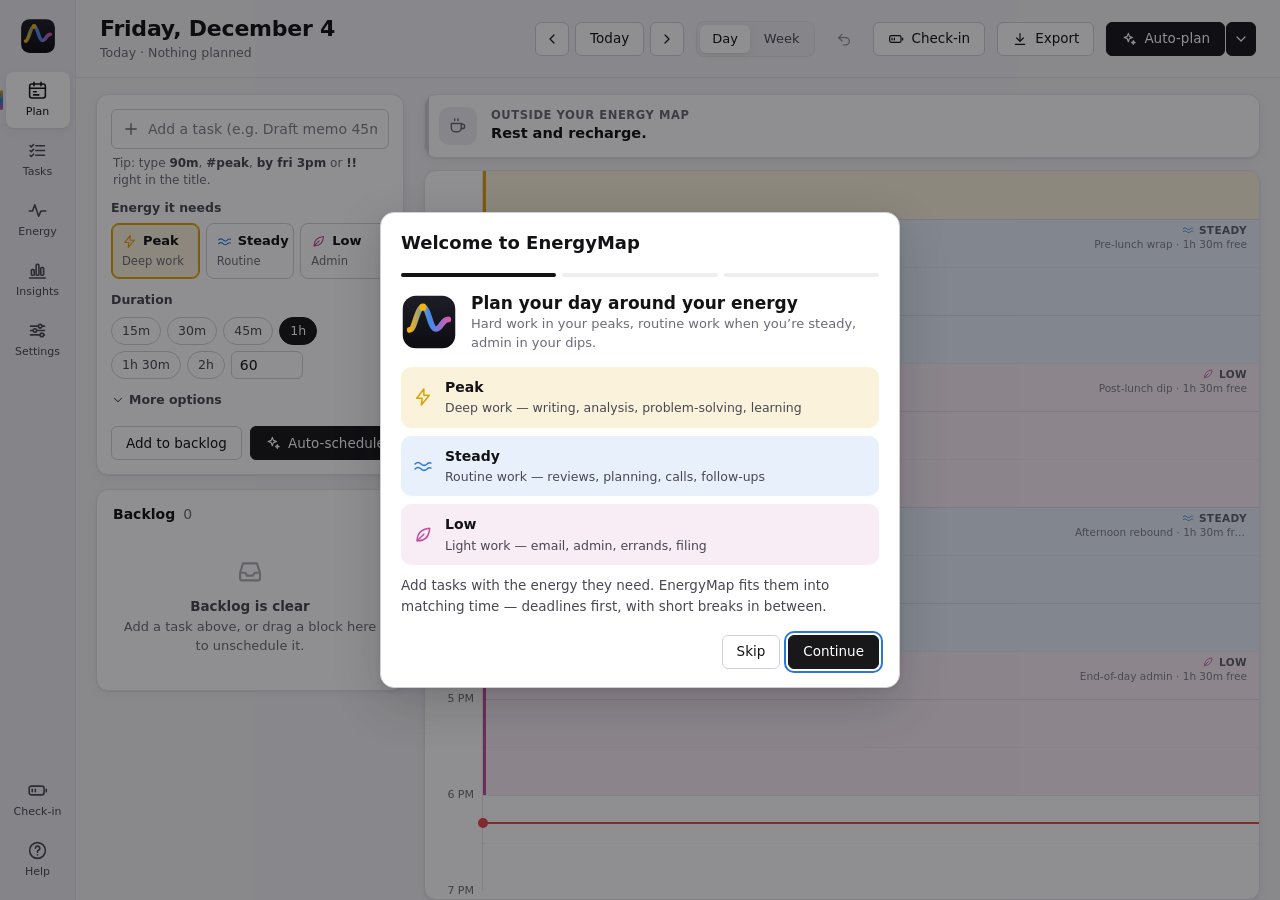
<file: index.html>
<!DOCTYPE html>
<html lang="en" dir="ltr">
<head>
  <meta charset="utf-8">
  <meta name="viewport" content="width=device-width, initial-scale=1, viewport-fit=cover">
  <title>EnergyMap</title>
  <meta name="description" content="EnergyMap plans your day around your energy: deep work in your peaks, routine work when you're steady, admin in your dips. Offline and private.">
  <meta name="theme-color" content="#0b0b0e">
  <meta name="color-scheme" content="light dark">
  <link rel="manifest" href="manifest.json">
  <link rel="icon" type="image/png" sizes="32x32" href="icons/icon-32.png">
  <link rel="icon" type="image/png" sizes="192x192" href="icons/icon-192.png">
  <link rel="apple-touch-icon" href="icons/icon-180.png">
  <link rel="stylesheet" href="css/app.css">
  <script>
    // Apply the saved theme before first paint (no flash).
    (function () {
      var t = 'system';
      try { t = localStorage.getItem('energymap.theme') || 'system'; } catch (e) {}
      var dark = t === 'dark' || (t === 'system' && window.matchMedia && matchMedia('(prefers-color-scheme: dark)').matches);
      document.documentElement.setAttribute('data-theme', dark ? 'dark' : 'light');
    })();
  </script>
</head>
<body>
  <div class="app">
    <nav class="rail" id="rail" aria-label="Main"></nav>
    <main class="main" id="main" tabindex="-1">
      <div class="empty" style="padding:80px 20px">Loading EnergyMap…</div>
    </main>
  </div>
  <div class="toasts" id="toasts" aria-live="polite"></div>
  <noscript><div style="padding:40px;font-family:sans-serif">EnergyMap needs JavaScript to run.</div></noscript>
  <script type="module" src="js/app.js"></script>
</body>
</html>
</file>
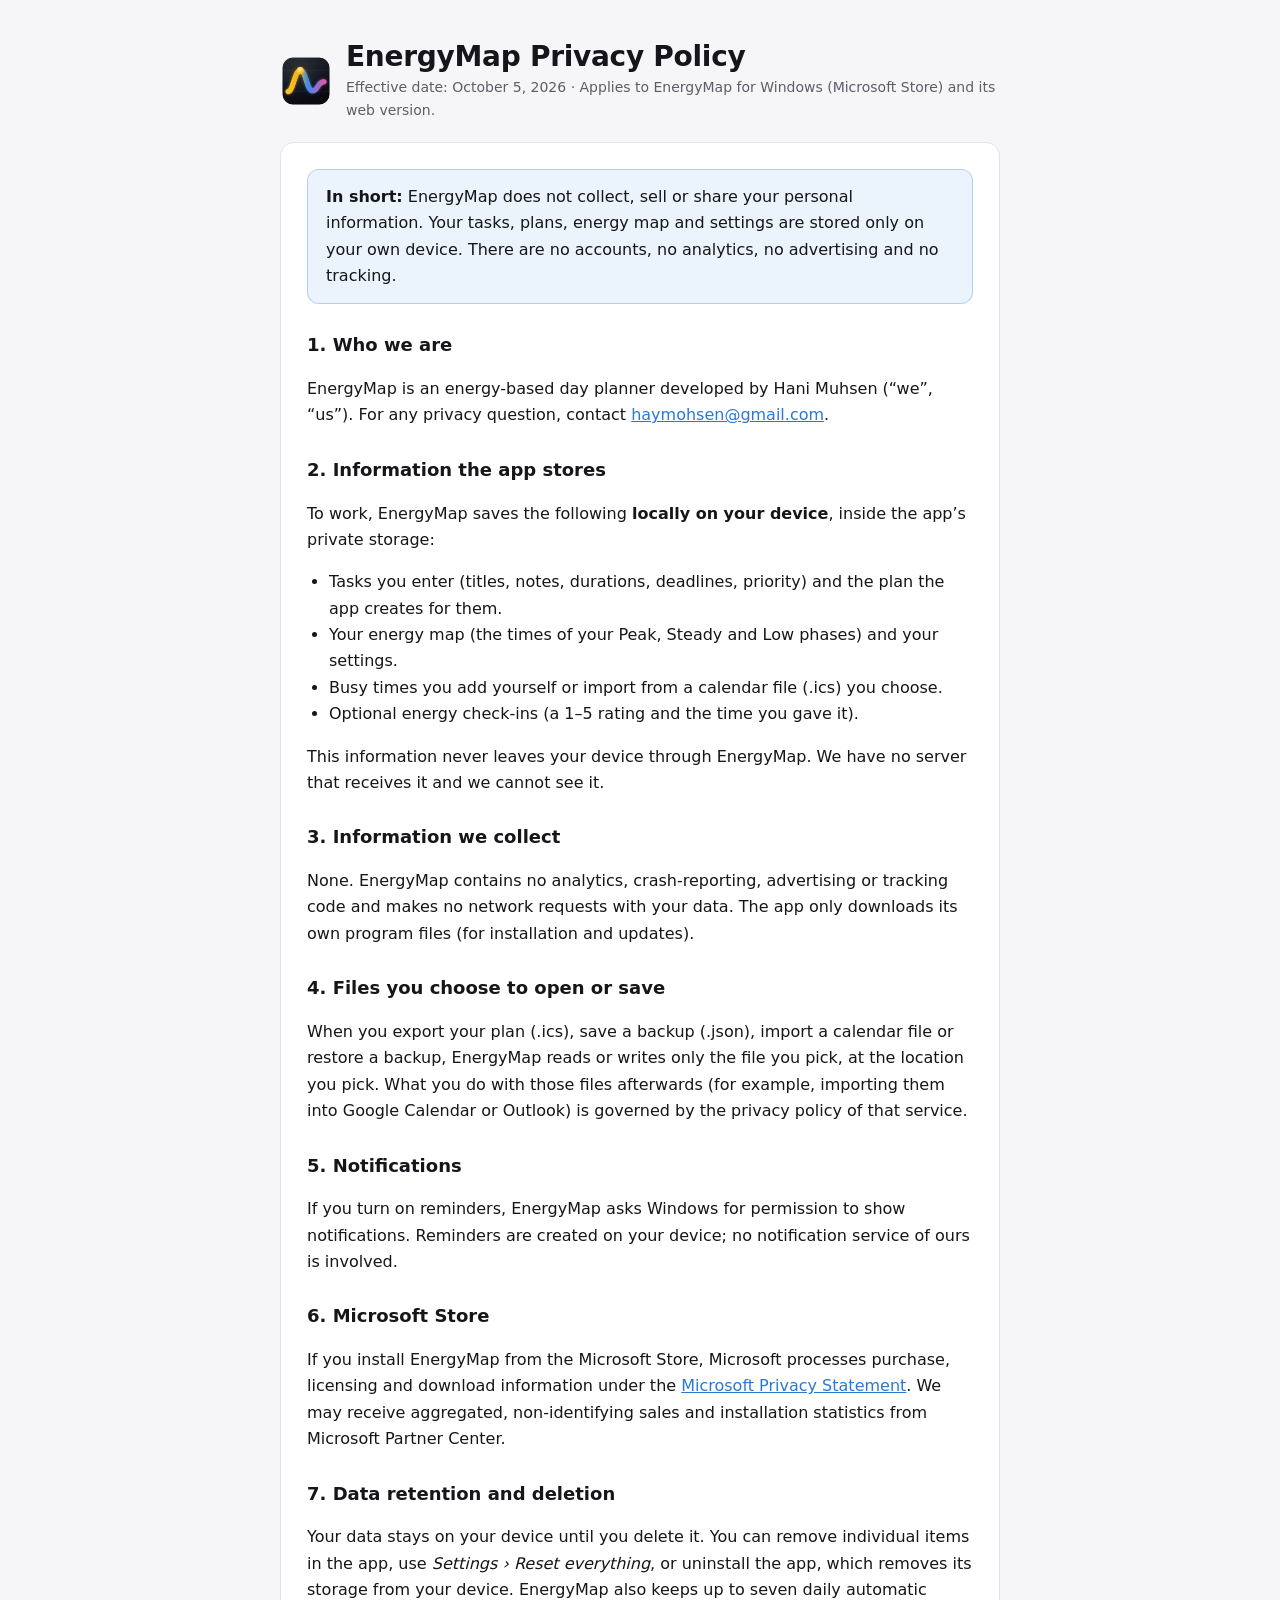
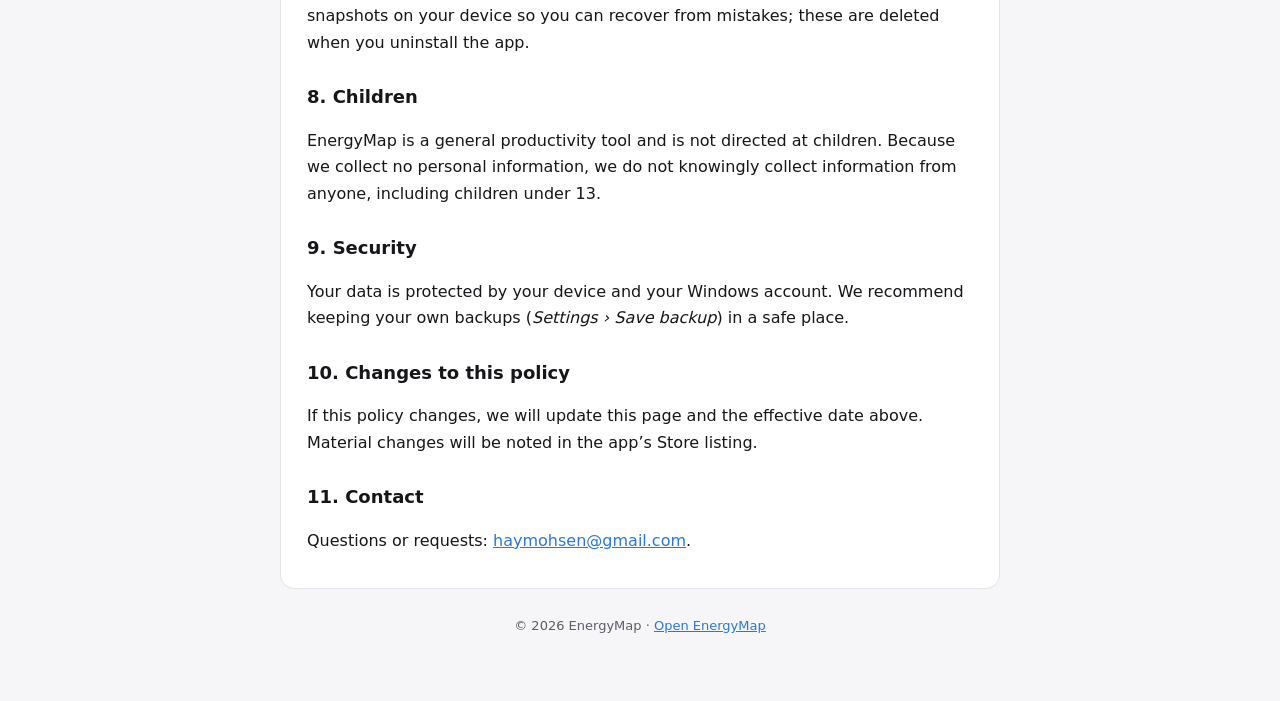
<file: privacy.html>
<!DOCTYPE html>
<html lang="en">
<head>
  <meta charset="utf-8">
  <meta name="viewport" content="width=device-width, initial-scale=1">
  <title>EnergyMap – Privacy Policy</title>
  <meta name="description" content="Privacy policy for EnergyMap, the energy-based day planner for Windows.">
  <link rel="icon" type="image/png" sizes="32x32" href="icons/icon-32.png">
  <style>
    :root { --bg: #f6f6f8; --panel: #fff; --text: #16161a; --muted: #5d5d68; --border: #e3e3e9; --accent: #2a78d6; }
    @media (prefers-color-scheme: dark) { :root { --bg: #0b0b0e; --panel: #151519; --text: #f2f2f5; --muted: #a3a3ae; --border: #26262d; --accent: #6aa8f2; } }
    * { box-sizing: border-box; }
    body { margin: 0; background: var(--bg); color: var(--text); font: 16px/1.65 "Segoe UI Variable Text", "Segoe UI", Inter, system-ui, -apple-system, sans-serif; }
    main { max-width: 760px; margin: 0 auto; padding: 40px 20px 64px; }
    header { display: flex; align-items: center; gap: 14px; margin-bottom: 20px; }
    header img { width: 52px; height: 52px; }
    h1 { font-size: 28px; line-height: 1.2; margin: 0; letter-spacing: -.01em; }
    .sub { color: var(--muted); margin: 2px 0 0; font-size: 14px; }
    .card { background: var(--panel); border: 1px solid var(--border); border-radius: 14px; padding: 8px 26px 18px; }
    h2 { font-size: 18px; margin: 26px 0 6px; }
    p, li { color: var(--text); }
    ul { padding-left: 22px; }
    a { color: var(--accent); }
    .summary { background: color-mix(in srgb, var(--accent) 9%, transparent); border: 1px solid color-mix(in srgb, var(--accent) 28%, transparent); border-radius: 12px; padding: 14px 18px; margin: 18px 0 6px; }
    footer { color: var(--muted); font-size: 13px; margin-top: 26px; text-align: center; }
  </style>
</head>
<body>
<main>
  <header>
    <img src="icons/icon-192.png" alt="">
    <div><h1>EnergyMap Privacy Policy</h1><p class="sub">Effective date: October 5, 2026 · Applies to EnergyMap for Windows (Microsoft Store) and its web version.</p></div>
  </header>
  <div class="card">
    <div class="summary"><strong>In short:</strong> EnergyMap does not collect, sell or share your personal information. Your tasks, plans, energy map and settings are stored only on your own device. There are no accounts, no analytics, no advertising and no tracking.</div>

    <h2>1. Who we are</h2>
    <p>EnergyMap is an energy-based day planner developed by Hani Muhsen (“we”, “us”). For any privacy question, contact <a href="mailto:haymohsen@gmail.com">haymohsen@gmail.com</a>.</p>

    <h2>2. Information the app stores</h2>
    <p>To work, EnergyMap saves the following <strong>locally on your device</strong>, inside the app’s private storage:</p>
    <ul>
      <li>Tasks you enter (titles, notes, durations, deadlines, priority) and the plan the app creates for them.</li>
      <li>Your energy map (the times of your Peak, Steady and Low phases) and your settings.</li>
      <li>Busy times you add yourself or import from a calendar file (.ics) you choose.</li>
      <li>Optional energy check-ins (a 1–5 rating and the time you gave it).</li>
    </ul>
    <p>This information never leaves your device through EnergyMap. We have no server that receives it and we cannot see it.</p>

    <h2>3. Information we collect</h2>
    <p>None. EnergyMap contains no analytics, crash-reporting, advertising or tracking code and makes no network requests with your data. The app only downloads its own program files (for installation and updates).</p>

    <h2>4. Files you choose to open or save</h2>
    <p>When you export your plan (.ics), save a backup (.json), import a calendar file or restore a backup, EnergyMap reads or writes only the file you pick, at the location you pick. What you do with those files afterwards (for example, importing them into Google Calendar or Outlook) is governed by the privacy policy of that service.</p>

    <h2>5. Notifications</h2>
    <p>If you turn on reminders, EnergyMap asks Windows for permission to show notifications. Reminders are created on your device; no notification service of ours is involved.</p>

    <h2>6. Microsoft Store</h2>
    <p>If you install EnergyMap from the Microsoft Store, Microsoft processes purchase, licensing and download information under the <a href="https://privacy.microsoft.com/privacystatement" rel="noopener">Microsoft Privacy Statement</a>. We may receive aggregated, non-identifying sales and installation statistics from Microsoft Partner Center.</p>

    <h2>7. Data retention and deletion</h2>
    <p>Your data stays on your device until you delete it. You can remove individual items in the app, use <em>Settings › Reset everything</em>, or uninstall the app, which removes its storage from your device. EnergyMap also keeps up to seven daily automatic snapshots on your device so you can recover from mistakes; these are deleted when you uninstall the app.</p>

    <h2>8. Children</h2>
    <p>EnergyMap is a general productivity tool and is not directed at children. Because we collect no personal information, we do not knowingly collect information from anyone, including children under 13.</p>

    <h2>9. Security</h2>
    <p>Your data is protected by your device and your Windows account. We recommend keeping your own backups (<em>Settings › Save backup</em>) in a safe place.</p>

    <h2>10. Changes to this policy</h2>
    <p>If this policy changes, we will update this page and the effective date above. Material changes will be noted in the app’s Store listing.</p>

    <h2>11. Contact</h2>
    <p>Questions or requests: <a href="mailto:haymohsen@gmail.com">haymohsen@gmail.com</a>.</p>
  </div>
  <footer>© 2026 EnergyMap · <a href="./">Open EnergyMap</a></footer>
</main>
</body>
</html>
</file>
<file: css/app.css>
/* EnergyMap — styles. Light + dark themes, Windows 11 feel. */

:root {
  --font: "Segoe UI Variable Text", "Segoe UI Variable", "Segoe UI", Inter, system-ui, -apple-system, "Helvetica Neue", Arial, sans-serif;
  --font-display: "Segoe UI Variable Display", "Segoe UI Variable", "Segoe UI", Inter, system-ui, sans-serif;
  --radius-s: 6px;
  --radius: 8px;
  --radius-l: 12px;
  --ease: cubic-bezier(.2, .8, .2, 1);
  --rail: 76px;
  --side: 340px;

  color-scheme: light;
  --bg: #f3f3f6;
  --bg-2: #ebebef;
  --panel: #ffffff;
  --panel-2: #f7f7f9;
  --panel-3: #eeeef2;
  --border: #e2e2e8;
  --border-strong: #cfcfd8;
  --text: #131316;
  --text-2: #484852;
  --muted: #6b6b77;
  --primary: #18181b;
  --on-primary: #ffffff;
  --primary-hover: #34343a;
  --focus: #2a78d6;
  --danger: #c42b3c;
  --success: #0b7a3e;
  --now: #e5484d;
  --shadow: 0 1px 2px rgba(16, 16, 24, .05), 0 3px 12px rgba(16, 16, 24, .05);
  --shadow-l: 0 16px 48px rgba(16, 16, 24, .18), 0 2px 6px rgba(16, 16, 24, .08);
  --peak: #e0a100;
  --steady: #2a78d6;
  --low: #c0509f;
  --peak-wash: rgba(224, 161, 0, .14);
  --steady-wash: rgba(42, 120, 214, .11);
  --low-wash: rgba(192, 80, 159, .11);
  --hatch: rgba(20, 20, 30, .07);
  --grid: #e7e7ec;
  --scroll: #c9c9d2;
}

:root[data-theme="dark"] {
  color-scheme: dark;
  --bg: #0b0b0e;
  --bg-2: #0f0f13;
  --panel: #151519;
  --panel-2: #1a1a1f;
  --panel-3: #222228;
  --border: #26262d;
  --border-strong: #35353e;
  --text: #f3f3f6;
  --text-2: #b8b8c3;
  --muted: #8d8d99;
  --primary: #f3f3f6;
  --on-primary: #0b0b0e;
  --primary-hover: #d8d8de;
  --focus: #5b9cf0;
  --danger: #f2555a;
  --success: #3fbf74;
  --now: #f2555a;
  --shadow: 0 1px 2px rgba(0, 0, 0, .35), 0 4px 14px rgba(0, 0, 0, .25);
  --shadow-l: 0 18px 50px rgba(0, 0, 0, .55), 0 2px 8px rgba(0, 0, 0, .4);
  --peak: #c98500;
  --steady: #3987e5;
  --low: #c2549e;
  --peak-wash: rgba(214, 147, 10, .17);
  --steady-wash: rgba(57, 135, 229, .15);
  --low-wash: rgba(194, 84, 158, .15);
  --hatch: rgba(255, 255, 255, .055);
  --grid: #202027;
  --scroll: #3a3a44;
}

* { box-sizing: border-box; }
html, body { height: 100%; }
body {
  margin: 0;
  background: var(--bg);
  color: var(--text);
  font: 14px/1.45 var(--font);
  -webkit-font-smoothing: antialiased;
  overflow: hidden;
}
button, input, select, textarea { font: inherit; color: inherit; }
button { cursor: pointer; }
h1, h2, h3, h4, p { margin: 0; }
a { color: var(--focus); }
svg { flex: none; }
[hidden] { display: none !important; }
.sr-only { position: absolute; width: 1px; height: 1px; padding: 0; margin: -1px; overflow: hidden; clip: rect(0 0 0 0); white-space: nowrap; border: 0; }

::-webkit-scrollbar { width: 10px; height: 10px; }
::-webkit-scrollbar-thumb { background: var(--scroll); border-radius: 10px; border: 3px solid transparent; background-clip: content-box; }
::-webkit-scrollbar-track { background: transparent; }

:focus-visible { outline: 2px solid var(--focus); outline-offset: 2px; border-radius: 4px; }

/* ───────────── app shell ───────────── */
.app { display: grid; grid-template-columns: var(--rail) 1fr; height: 100vh; }
.rail {
  display: flex; flex-direction: column; align-items: center; gap: 4px;
  padding: 14px 0 12px; background: var(--bg-2); border-right: 1px solid var(--border);
  overflow-y: auto; overflow-x: hidden;
}
.rail .brand { display: grid; place-items: center; width: 44px; height: 44px; margin-bottom: 10px; border-radius: 12px; }
.rail .brand svg { width: 36px; height: 36px; }
.nav-btn {
  display: flex; flex-direction: column; align-items: center; justify-content: center; gap: 3px;
  width: 64px; height: 56px; border: 0; border-radius: var(--radius); background: transparent;
  color: var(--text-2); font-size: 11px; font-weight: 500; position: relative;
  transition: background .15s var(--ease), color .15s var(--ease);
}
.nav-btn svg { width: 21px; height: 21px; }
.nav-btn:hover { background: var(--panel-3); color: var(--text); }
.nav-btn[aria-current="page"] { background: var(--panel); color: var(--text); box-shadow: var(--shadow); }
.nav-btn[aria-current="page"]::before {
  content: ""; position: absolute; left: -6px; top: 18px; bottom: 18px; width: 3px; border-radius: 3px;
  background: linear-gradient(var(--peak), var(--steady), var(--low));
}
.rail .spacer { flex: 1; }
.rail .badge-dot { position: absolute; top: 8px; right: 14px; min-width: 16px; height: 16px; padding: 0 4px; border-radius: 8px; background: var(--primary); color: var(--on-primary); font-size: 10px; line-height: 16px; font-weight: 600; }

.main { min-width: 0; height: 100vh; overflow: hidden; display: flex; flex-direction: column; }
.view-host { flex: 1; min-height: 0; display: flex; flex-direction: column; }
.view { flex: 1; min-height: 0; display: flex; flex-direction: column; }
.view-scroll { flex: 1; min-height: 0; overflow: auto; padding: 0 28px 40px; }
.view-inner { max-width: 1120px; margin: 0 auto; }

/* ───────────── top bar ───────────── */
.topbar {
  display: flex; align-items: center; gap: 12px; flex-wrap: wrap;
  padding: 16px 24px 14px; border-bottom: 1px solid var(--border); background: var(--bg);
}
.topbar .title-block { min-width: 0; margin-right: auto; }
.topbar h1 { font: 600 22px/1.2 var(--font-display); letter-spacing: -.01em; white-space: nowrap; overflow: hidden; text-overflow: ellipsis; }
.topbar .subtitle { color: var(--muted); font-size: 12.5px; margin-top: 2px; }
.page-head { padding: 22px 0 16px; display: flex; align-items: flex-end; gap: 12px; flex-wrap: wrap; }
.page-head h1 { font: 600 24px/1.2 var(--font-display); letter-spacing: -.01em; }
.page-head p { color: var(--muted); margin-top: 4px; }
.page-head .grow { flex: 1; }

/* ───────────── buttons & controls ───────────── */
.btn {
  display: inline-flex; align-items: center; justify-content: center; gap: 7px;
  height: 34px; padding: 0 14px; border-radius: var(--radius-s);
  border: 1px solid var(--border-strong); background: var(--panel); color: var(--text);
  font-weight: 500; font-size: 13.5px; white-space: nowrap;
  transition: background .12s var(--ease), border-color .12s var(--ease), transform .06s;
}
.btn:hover { background: var(--panel-2); border-color: var(--border-strong); }
.btn:active { transform: translateY(1px); }
.btn svg { width: 16px; height: 16px; }
.btn.primary { background: var(--primary); color: var(--on-primary); border-color: var(--primary); }
.btn.primary:hover { background: var(--primary-hover); border-color: var(--primary-hover); }
.btn.ghost { border-color: transparent; background: transparent; }
.btn.ghost:hover { background: var(--panel-3); }
.btn.danger { color: var(--danger); }
.btn.danger.solid { background: var(--danger); border-color: var(--danger); color: #fff; }
.btn.small { height: 28px; padding: 0 10px; font-size: 12.5px; }
.btn.icon { width: 34px; padding: 0; }
.btn.icon.small { width: 28px; }
.btn[disabled] { opacity: .45; pointer-events: none; }
.btn .kbd { margin-left: 4px; }
.btn-group { display: inline-flex; gap: 6px; align-items: center; }

.seg {
  display: inline-flex; padding: 3px; gap: 2px; border-radius: 8px; background: var(--panel-3); border: 1px solid var(--border);
}
.seg button {
  height: 28px; padding: 0 12px; border: 0; border-radius: 6px; background: transparent; color: var(--text-2);
  font-size: 13px; font-weight: 500;
}
.seg button[aria-pressed="true"], .seg button[aria-checked="true"] { background: var(--panel); color: var(--text); box-shadow: var(--shadow); }

.input, select.input, textarea.input {
  width: 100%; height: 36px; padding: 0 11px; border-radius: var(--radius-s);
  border: 1px solid var(--border-strong); background: var(--panel); color: var(--text);
  transition: border-color .12s, box-shadow .12s;
}
textarea.input { height: auto; min-height: 72px; padding: 9px 11px; resize: vertical; }
.input:focus { outline: none; border-color: var(--focus); box-shadow: 0 0 0 3px color-mix(in srgb, var(--focus) 22%, transparent); }
.input::placeholder { color: var(--muted); opacity: .85; }
input[type="date"].input, input[type="time"].input { padding-right: 6px; }
input[type="number"].input { padding-right: 4px; }
.input.error { border-color: var(--danger); }

.field { display: flex; flex-direction: column; gap: 6px; margin-bottom: 14px; }
.field > label, .label { font-size: 12.5px; font-weight: 600; color: var(--text-2); }
.field .hint, .hint { font-size: 12px; color: var(--muted); }
.row { display: flex; gap: 10px; align-items: center; }
.row > .grow { flex: 1; min-width: 0; }
.cols-2 { display: grid; grid-template-columns: 1fr 1fr; gap: 12px; }

.chips { display: flex; flex-wrap: wrap; gap: 6px; }
.chip {
  height: 28px; padding: 0 10px; border-radius: 14px; border: 1px solid var(--border-strong); background: var(--panel);
  color: var(--text-2); font-size: 12.5px; font-weight: 500;
}
.chip:hover { background: var(--panel-2); }
.chip[aria-pressed="true"] { background: var(--primary); border-color: var(--primary); color: var(--on-primary); }

.switch { position: relative; display: inline-flex; align-items: center; gap: 10px; cursor: pointer; user-select: none; }
.switch input { position: absolute; opacity: 0; width: 1px; height: 1px; }
.switch .track {
  width: 40px; height: 22px; border-radius: 11px; border: 1px solid var(--border-strong); background: var(--panel-3);
  position: relative; transition: background .15s var(--ease), border-color .15s; flex: none;
}
.switch .track::after {
  content: ""; position: absolute; top: 3px; left: 3px; width: 14px; height: 14px; border-radius: 50%;
  background: var(--text-2); transition: transform .15s var(--ease), background .15s;
}
.switch input:checked + .track { background: var(--primary); border-color: var(--primary); }
.switch input:checked + .track::after { transform: translateX(18px); background: var(--on-primary); }
.switch input:focus-visible + .track { outline: 2px solid var(--focus); outline-offset: 2px; }

.kbd {
  display: inline-block; min-width: 20px; padding: 1px 6px; border-radius: 5px; border: 1px solid var(--border-strong);
  border-bottom-width: 2px; background: var(--panel-2); font: 600 11px/16px var(--font); color: var(--text-2); text-align: center;
}

/* ───────────── energy level tokens ───────────── */
.lvl-peak { --lvl: var(--peak); --lvl-wash: var(--peak-wash); }
.lvl-steady { --lvl: var(--steady); --lvl-wash: var(--steady-wash); }
.lvl-low { --lvl: var(--low); --lvl-wash: var(--low-wash); }

.lvl-tag {
  display: inline-flex; align-items: center; gap: 5px; height: 22px; padding: 0 8px 0 6px; border-radius: 11px;
  background: var(--lvl-wash); color: var(--text); font-size: 12px; font-weight: 600; white-space: nowrap;
}
.lvl-tag svg { width: 13px; height: 13px; color: var(--lvl); }
.lvl-dot { width: 10px; height: 10px; border-radius: 50%; background: var(--lvl); flex: none; display: inline-block; }

.energy-pick { display: grid; grid-template-columns: repeat(3, 1fr); gap: 6px; }
.energy-pick button {
  display: flex; flex-direction: column; align-items: flex-start; gap: 2px; padding: 8px 10px; border-radius: var(--radius);
  border: 1px solid var(--border-strong); background: var(--panel); text-align: left; min-width: 0;
  transition: background .12s, border-color .12s, box-shadow .12s;
}
.energy-pick button .t { display: flex; align-items: center; gap: 6px; font-weight: 600; font-size: 13px; }
.energy-pick button .t svg { width: 15px; height: 15px; color: var(--lvl); }
.energy-pick button .s { font-size: 11.5px; color: var(--muted); }
.energy-pick button:hover { background: var(--panel-2); }
.energy-pick button[aria-checked="true"] { background: var(--lvl-wash); border-color: var(--lvl); box-shadow: inset 0 0 0 1px var(--lvl); }

/* ───────────── cards ───────────── */
.card { background: var(--panel); border: 1px solid var(--border); border-radius: var(--radius-l); box-shadow: var(--shadow); }
.card-pad { padding: 16px; }
.card-head { display: flex; align-items: center; gap: 8px; padding: 14px 16px 10px; }
.card-head h2, .card-head h3 { font-size: 14px; font-weight: 600; }
.card-head .count { color: var(--muted); font-weight: 500; }
.card-head .grow { flex: 1; }
.section-title { font-size: 12px; font-weight: 700; letter-spacing: .04em; text-transform: uppercase; color: var(--muted); margin: 18px 0 8px; }

.empty { text-align: center; color: var(--muted); padding: 22px 16px; font-size: 13px; }
.empty svg { width: 28px; height: 28px; opacity: .55; margin-bottom: 6px; }
.empty strong { display: block; color: var(--text-2); font-size: 13.5px; margin-bottom: 2px; }

/* ───────────── plan layout ───────────── */
.plan { flex: 1; min-height: 0; display: grid; grid-template-columns: var(--side) 1fr; }
.plan-side { min-height: 0; overflow-y: auto; padding: 16px 12px 24px 20px; display: flex; flex-direction: column; gap: 14px; }
.plan-board { min-width: 0; min-height: 0; display: flex; flex-direction: column; padding: 16px 20px 0 8px; }

.add-card { padding: 14px; }
.add-card .quick { position: relative; }
.add-card .quick .input { height: 40px; padding-left: 36px; font-size: 14px; }
.add-card .quick svg { position: absolute; left: 11px; top: 11px; width: 18px; height: 18px; color: var(--muted); }
.understood { min-height: 18px; margin: 6px 2px 10px; font-size: 12px; color: var(--muted); display: flex; flex-wrap: wrap; gap: 4px 8px; align-items: center; }
.understood b { color: var(--text-2); font-weight: 600; }
.add-card .opts { display: flex; flex-direction: column; gap: 12px; }
.add-card .opt-row { display: flex; align-items: center; gap: 8px; flex-wrap: wrap; }
.add-card .opt-row .label { width: 64px; flex: none; }
.add-card .dur-custom { width: 72px; height: 28px; padding: 0 8px; }
.add-card .more { display: grid; gap: 10px; }
.add-card .actions { display: flex; gap: 8px; margin-top: 14px; }
.add-card .actions .btn { flex: 1; }
.link-btn { border: 0; background: none; padding: 0; color: var(--text-2); font-size: 12.5px; font-weight: 600; display: inline-flex; align-items: center; gap: 4px; }
.link-btn:hover { color: var(--text); }
.link-btn svg { width: 14px; height: 14px; transition: transform .15s; }
.link-btn[aria-expanded="true"] svg { transform: rotate(180deg); }

.backlog-list { display: flex; flex-direction: column; gap: 6px; padding: 0 10px 12px; }
.backlog-card.drop-target { outline: 2px dashed var(--focus); outline-offset: -4px; }
.task-item {
  position: relative; display: grid; grid-template-columns: 4px 1fr auto; gap: 10px; align-items: start;
  padding: 9px 8px 9px 0; border-radius: var(--radius); border: 1px solid var(--border); background: var(--panel-2);
  cursor: grab; touch-action: none; user-select: none;
}
.task-item:hover { border-color: var(--border-strong); background: var(--panel); }
.task-item .bar { align-self: stretch; border-radius: 0 3px 3px 0; background: var(--lvl); }
.task-item .body { min-width: 0; }
.task-item .ttl { font-weight: 600; font-size: 13.5px; line-height: 1.3; overflow-wrap: anywhere; }
.task-item .meta { display: flex; flex-wrap: wrap; gap: 4px 10px; margin-top: 4px; color: var(--muted); font-size: 12px; align-items: center; }
.task-item .meta span { display: inline-flex; align-items: center; gap: 4px; }
.task-item .meta svg { width: 13px; height: 13px; }
.task-item .why { margin-top: 6px; font-size: 12px; color: var(--text-2); display: flex; gap: 6px; align-items: flex-start; }
.task-item .why svg { width: 14px; height: 14px; color: var(--muted); margin-top: 1px; }
.task-item .acts { display: flex; gap: 2px; opacity: 0; transition: opacity .12s; }
.task-item:hover .acts, .task-item:focus-within .acts { opacity: 1; }
.task-item.is-high .ttl::after { content: "High"; margin-left: 6px; font-size: 10.5px; font-weight: 700; color: var(--danger); letter-spacing: .02em; vertical-align: 1px; }
.overdue { color: var(--danger) !important; font-weight: 600; }

.missed-bar { display: flex; align-items: center; gap: 8px; padding: 10px 12px; margin: 0 10px 10px; border-radius: var(--radius); background: color-mix(in srgb, var(--danger) 9%, transparent); border: 1px solid color-mix(in srgb, var(--danger) 25%, transparent); font-size: 12.5px; }
.missed-bar svg { width: 16px; height: 16px; color: var(--danger); }
.missed-bar .grow { flex: 1; }

/* now strip */
.now-strip {
  display: flex; align-items: center; gap: 14px; padding: 12px 14px; margin-bottom: 12px;
  border-radius: var(--radius-l); background: var(--panel); border: 1px solid var(--border); box-shadow: var(--shadow);
  position: relative; overflow: hidden;
}
.now-strip::before { content: ""; position: absolute; inset: 0 auto 0 0; width: 4px; background: var(--lvl, var(--border-strong)); }
.now-strip .ico { width: 38px; height: 38px; border-radius: 10px; display: grid; place-items: center; background: var(--lvl-wash, var(--panel-3)); flex: none; }
.now-strip .ico svg { width: 20px; height: 20px; color: var(--lvl, var(--muted)); }
.now-strip .txt { min-width: 0; flex: 1; }
.now-strip .k { font-size: 11.5px; font-weight: 700; letter-spacing: .05em; text-transform: uppercase; color: var(--muted); }
.now-strip .v { font-weight: 600; font-size: 14.5px; overflow: hidden; text-overflow: ellipsis; white-space: nowrap; }
.now-strip .progress { height: 4px; border-radius: 2px; background: var(--panel-3); margin-top: 7px; overflow: hidden; max-width: 420px; }
.now-strip .progress i { display: block; height: 100%; background: var(--lvl, var(--text-2)); border-radius: 2px; }

/* ───────────── time grid ───────────── */
.tg { flex: 1; min-height: 0; display: flex; flex-direction: column; border: 1px solid var(--border); border-radius: var(--radius-l); background: var(--panel); box-shadow: var(--shadow); overflow: hidden; }
.tg-head { display: grid; grid-template-columns: 58px repeat(var(--cols), minmax(var(--colmin, 0), 1fr)); border-bottom: 1px solid var(--border); background: var(--panel); }
.tg-head .corner { border-right: 1px solid var(--border); }
.tg-dayhead { padding: 8px 10px 8px; border-right: 1px solid var(--border); min-width: 0; cursor: pointer; }
.tg-dayhead:last-child { border-right: 0; }
.tg-dayhead .wd { font-size: 11.5px; font-weight: 600; text-transform: uppercase; letter-spacing: .05em; color: var(--muted); }
.tg-dayhead .dn { font: 600 18px/1.2 var(--font-display); display: flex; align-items: center; gap: 6px; }
.tg-dayhead.today .dn span { background: var(--now); color: #fff; border-radius: 13px; padding: 0 8px; }
.tg-dayhead.off { background: var(--panel-2); }
.tg-dayhead .load { display: flex; height: 4px; gap: 2px; margin-top: 6px; border-radius: 2px; overflow: hidden; background: var(--panel-3); }
.tg-dayhead .load i { display: block; height: 100%; background: var(--lvl); }
.tg-dayhead .load-txt { font-size: 11px; color: var(--muted); margin-top: 3px; white-space: nowrap; overflow: hidden; text-overflow: ellipsis; }

.tg-scroll { flex: 1; min-height: 0; overflow: auto; position: relative; }
.tg-body { position: relative; display: grid; grid-template-columns: 58px repeat(var(--cols), minmax(var(--colmin, 0), 1fr)); }
.tg-hours { position: relative; border-right: 1px solid var(--border); }
.tg-hours .h { position: absolute; right: 8px; transform: translateY(-50%); font-size: 11px; color: var(--muted); white-space: nowrap; font-variant-numeric: tabular-nums; }
.tg-col { position: relative; border-right: 1px solid var(--border); min-width: 0; }
.tg-col:last-child { border-right: 0; }
.tg-col.off { background: repeating-linear-gradient(135deg, transparent 0 7px, var(--hatch) 7px 8px); }
.tg-line { position: absolute; left: 0; right: 0; height: 0; border-top: 1px solid var(--grid); pointer-events: none; }
.tg-line.half { border-top-style: dotted; opacity: .6; }

.phase {
  position: absolute; left: 0; right: 0; background: var(--lvl-wash); border-left: 3px solid var(--lvl);
  pointer-events: none;
}
.phase .ph-label {
  position: absolute; top: 4px; left: 8px; right: 6px; display: flex; align-items: center; gap: 5px;
  font-size: 10.5px; font-weight: 700; letter-spacing: .04em; text-transform: uppercase; color: var(--text-2);
  white-space: nowrap; overflow: hidden; text-overflow: ellipsis; opacity: .85;
}
.phase .ph-label svg { width: 12px; height: 12px; color: var(--lvl); }
.tg.day .phase .ph-label { left: auto; right: 12px; width: 172px; justify-content: flex-end; text-align: right; flex-wrap: wrap; white-space: normal; row-gap: 0; line-height: 1.35; }
.tg.day .phase .ph-label .nm { width: 100%; text-align: right; white-space: nowrap; overflow: hidden; text-overflow: ellipsis; }
.tg.week .block.compact .bm { display: none; }
.tg.week .block .bt { font-size: 12px; }
.phase .ph-label .nm { text-transform: none; letter-spacing: 0; font-weight: 500; color: var(--muted); }

.busy {
  position: absolute; left: 6px; right: 6px; border-radius: 6px; padding: 4px 8px; overflow: hidden;
  background: repeating-linear-gradient(135deg, var(--panel-3) 0 6px, var(--panel-2) 6px 12px);
  border: 1px dashed var(--border-strong); color: var(--text-2); font-size: 11.5px; line-height: 1.3; cursor: pointer;
}
.busy .bt { font-weight: 600; white-space: nowrap; overflow: hidden; text-overflow: ellipsis; }
.busy .bm { color: var(--muted); font-size: 11px; white-space: nowrap; }

.block {
  position: absolute; left: 10px; right: 6px; border-radius: 7px; padding: 5px 8px 4px 10px; overflow: hidden;
  background: var(--panel); border: 1px solid var(--border-strong); box-shadow: 0 1px 2px rgba(0,0,0,.08), 0 2px 8px rgba(0,0,0,.06);
  cursor: grab; touch-action: none; user-select: none; display: flex; flex-direction: column; gap: 1px; min-height: 18px;
  transition: box-shadow .12s, transform .12s;
}
.block::before { content: ""; position: absolute; inset: 0 auto 0 0; width: 4px; background: var(--lvl); }
.block:hover { box-shadow: 0 2px 4px rgba(0,0,0,.12), 0 6px 16px rgba(0,0,0,.10); z-index: 3; }
.block .bt { font-weight: 600; font-size: 12.5px; line-height: 1.25; white-space: nowrap; overflow: hidden; text-overflow: ellipsis; display: flex; align-items: center; gap: 5px; }
.block .bt .t { overflow: hidden; text-overflow: ellipsis; }
.block .bm { font-size: 11px; color: var(--muted); white-space: nowrap; overflow: hidden; text-overflow: ellipsis; font-variant-numeric: tabular-nums; }
.block .flags { display: inline-flex; gap: 3px; margin-left: auto; flex: none; }
.block .flags svg { width: 12px; height: 12px; }
.block .flags .warn { color: var(--danger); }
.block .flags .pin { color: var(--muted); }
.block .done-btn {
  flex: none; width: 15px; height: 15px; border-radius: 50%; border: 1.5px solid var(--border-strong); background: transparent; padding: 0;
  display: grid; place-items: center; color: transparent;
}
.block .done-btn:hover { border-color: var(--success); color: var(--success); }
.block .done-btn svg { width: 10px; height: 10px; }
.block.done { opacity: .62; }
.block.done .t { text-decoration: line-through; }
.block.done .done-btn { background: var(--success); border-color: var(--success); color: #fff; }
.block.compact { flex-direction: row; align-items: center; gap: 6px; padding-top: 0; padding-bottom: 0; }
.block.compact .bm { flex: none; }
.block.mismatch { border-style: dashed; }
.block.selected { outline: 2px solid var(--focus); outline-offset: 1px; z-index: 4; }
.block .resize { position: absolute; left: 0; right: 0; bottom: 0; height: 7px; cursor: ns-resize; }
.block .resize::after { content: ""; position: absolute; left: 50%; bottom: 2px; width: 18px; height: 3px; margin-left: -9px; border-radius: 2px; background: var(--border-strong); opacity: 0; transition: opacity .12s; }
.block:hover .resize::after { opacity: 1; }
.block.dragging { opacity: .35; }

.now-line { position: absolute; left: 0; right: 0; height: 0; border-top: 2px solid var(--now); z-index: 5; pointer-events: none; }
.now-line::before { content: ""; position: absolute; left: -5px; top: -6px; width: 10px; height: 10px; border-radius: 50%; background: var(--now); }

.drop-preview {
  position: absolute; left: 6px; right: 6px; border-radius: 7px; border: 2px dashed var(--lvl, var(--focus));
  background: linear-gradient(var(--lvl-wash, transparent), var(--lvl-wash, transparent)), var(--panel); z-index: 6; pointer-events: none;
  box-shadow: var(--shadow-l);
  display: flex; align-items: flex-start; padding: 3px 8px; font-size: 11.5px; font-weight: 600; color: var(--text);
}
.drag-ghost {
  position: fixed; z-index: 1000; pointer-events: none; padding: 8px 12px; border-radius: 8px; max-width: 260px;
  background: var(--panel); border: 1px solid var(--border-strong); box-shadow: var(--shadow-l); font-weight: 600; font-size: 13px;
  white-space: nowrap; overflow: hidden; text-overflow: ellipsis; border-left: 4px solid var(--lvl);
}

/* ───────────── task list (Tasks view) ───────────── */
.toolbar { display: flex; flex-wrap: wrap; gap: 10px; align-items: center; margin-bottom: 14px; }
.toolbar .search { position: relative; flex: 1; min-width: 200px; max-width: 360px; }
.toolbar .search svg { position: absolute; left: 10px; top: 9px; width: 18px; height: 18px; color: var(--muted); }
.toolbar .search .input { padding-left: 34px; }
.tlist { display: flex; flex-direction: column; }
.trow {
  display: grid; grid-template-columns: 28px 1fr 110px 80px 120px 150px 72px; gap: 12px; align-items: center;
  padding: 10px 14px; border-bottom: 1px solid var(--border);
}
.trow:last-child { border-bottom: 0; }
.trow.head { font-size: 11.5px; font-weight: 700; letter-spacing: .04em; text-transform: uppercase; color: var(--muted); padding-top: 12px; padding-bottom: 8px; }
.trow .ttl { font-weight: 600; overflow-wrap: anywhere; }
.trow .notes { color: var(--muted); font-size: 12.5px; white-space: nowrap; overflow: hidden; text-overflow: ellipsis; }
.trow .c { font-size: 13px; color: var(--text-2); font-variant-numeric: tabular-nums; }
.trow .acts { display: flex; gap: 2px; justify-content: flex-end; }
.trow.done .ttl { text-decoration: line-through; color: var(--muted); }
.check {
  width: 20px; height: 20px; border-radius: 50%; border: 1.5px solid var(--border-strong); background: transparent; padding: 0;
  display: grid; place-items: center; color: transparent;
}
.check:hover { border-color: var(--success); color: var(--success); }
.check svg { width: 12px; height: 12px; }
.check[aria-checked="true"] { background: var(--success); border-color: var(--success); color: #fff; }
.status-pill { display: inline-flex; align-items: center; gap: 5px; font-size: 12px; font-weight: 600; color: var(--text-2); }
.status-pill svg { width: 13px; height: 13px; }

/* ───────────── energy view ───────────── */
.emap { padding: 18px 18px 10px; }
.emap-chart { position: relative; }
.emap svg { display: block; width: 100%; height: auto; overflow: visible; }
.emap .legend { display: flex; gap: 16px; flex-wrap: wrap; margin-top: 8px; font-size: 12.5px; color: var(--text-2); }
.emap .legend span { display: inline-flex; align-items: center; gap: 6px; }
.emap .legend i { width: 12px; height: 12px; border-radius: 3px; background: var(--lvl); display: inline-block; }
.presets { display: grid; grid-template-columns: repeat(3, 1fr); gap: 12px; }
.preset {
  text-align: left; padding: 14px; border-radius: var(--radius-l); border: 1px solid var(--border); background: var(--panel);
  display: flex; flex-direction: column; gap: 8px; box-shadow: var(--shadow);
}
.preset:hover { border-color: var(--border-strong); }
.preset[aria-pressed="true"] { border-color: var(--text); box-shadow: inset 0 0 0 1px var(--text); }
.preset h3 { font-size: 14px; display: flex; align-items: center; gap: 8px; }
.preset p { font-size: 12.5px; color: var(--muted); }
.preset .mini { display: flex; height: 8px; border-radius: 4px; overflow: hidden; background: var(--panel-3); gap: 1px; }
.preset .mini i { display: block; height: 100%; background: var(--lvl); }
.phase-table { display: flex; flex-direction: column; }
.phase-row { display: grid; grid-template-columns: 136px 14px 136px 150px 1fr 36px; gap: 8px; align-items: center; padding: 8px 14px; border-bottom: 1px solid var(--border); }
.phase-row:last-child { border-bottom: 0; }
.phase-row .to { text-align: center; color: var(--muted); }
.phase-row.err .input { border-color: var(--danger); }
.phase-row .err-msg { grid-column: 1 / -1; color: var(--danger); font-size: 12px; margin-top: -2px; }
.phase-head { font-size: 11.5px; font-weight: 700; letter-spacing: .04em; text-transform: uppercase; color: var(--muted); }
.lvl-select { display: flex; gap: 4px; }
.lvl-select button { flex: 1; height: 32px; border-radius: 6px; border: 1px solid var(--border-strong); background: var(--panel); display: grid; place-items: center; padding: 0; }
.lvl-select button svg { width: 15px; height: 15px; color: var(--lvl); }
.lvl-select button[aria-checked="true"] { background: var(--lvl-wash); border-color: var(--lvl); box-shadow: inset 0 0 0 1px var(--lvl); }

/* ───────────── stats & charts ───────────── */
.tiles { display: grid; grid-template-columns: repeat(4, 1fr); gap: 12px; }
.tile { padding: 14px 16px; }
.tile .k { font-size: 12.5px; color: var(--muted); font-weight: 500; }
.tile .v { font: 600 28px/1.15 var(--font-display); margin-top: 6px; letter-spacing: -.01em; }
.tile .s { font-size: 12px; color: var(--text-2); margin-top: 4px; }
.chart-card { padding: 16px 16px 12px; }
.chart-card .chart-head { display: flex; align-items: flex-start; gap: 10px; margin-bottom: 10px; }
.chart-card h3 { font-size: 14px; }
.chart-card .sub { font-size: 12.5px; color: var(--muted); margin-top: 2px; }
.chart-card .grow { flex: 1; }
.chart { position: relative; }
.chart svg { display: block; width: 100%; height: auto; overflow: visible; }
.chart .axis text, .emap .axis text { font: 11px var(--font); fill: var(--muted); font-variant-numeric: tabular-nums; }
.chart .gridline, .emap .gridline { stroke: var(--grid); stroke-width: 1; }
.chart .baseline { stroke: var(--border-strong); stroke-width: 1; }
.chart .hit { fill: transparent; cursor: default; }
.chart .hit:hover + .hl, .chart .hl.on { opacity: 1; }
.chart-legend { display: flex; gap: 16px; flex-wrap: wrap; font-size: 12.5px; color: var(--text-2); margin-top: 8px; }
.chart-legend span { display: inline-flex; align-items: center; gap: 6px; }
.chart-legend i { width: 10px; height: 10px; border-radius: 3px; background: var(--lvl); display: inline-block; }
.tooltip {
  position: fixed; z-index: 1200; pointer-events: none; min-width: 120px; padding: 8px 10px; border-radius: 8px;
  background: var(--panel); border: 1px solid var(--border-strong); box-shadow: var(--shadow-l); font-size: 12px;
}
.tooltip .tt-h { font-weight: 600; color: var(--text-2); margin-bottom: 4px; }
.tooltip .tt-r { display: flex; align-items: center; gap: 8px; }
.tooltip .tt-r i { width: 12px; height: 3px; border-radius: 2px; background: var(--lvl); display: inline-block; }
.tooltip .tt-r b { font-weight: 700; color: var(--text); margin-left: auto; font-variant-numeric: tabular-nums; }
.data-table { width: 100%; border-collapse: collapse; font-size: 12.5px; margin-top: 8px; }
.data-table th, .data-table td { text-align: right; padding: 6px 8px; border-bottom: 1px solid var(--border); font-variant-numeric: tabular-nums; }
.data-table th:first-child, .data-table td:first-child { text-align: left; }
.data-table th { color: var(--muted); font-weight: 600; }

.suggest { display: flex; gap: 10px; align-items: center; padding: 10px 12px; border-radius: var(--radius); border: 1px solid var(--border); background: var(--panel-2); margin-top: 8px; font-size: 13px; }
.suggest .grow { flex: 1; }

/* ───────────── settings ───────────── */
.set-group { margin-bottom: 18px; }
.set-group > h2 { font-size: 13px; font-weight: 700; color: var(--muted); letter-spacing: .04em; text-transform: uppercase; margin: 0 0 8px 4px; }
.set-row { display: flex; align-items: center; gap: 16px; padding: 14px 16px; border-bottom: 1px solid var(--border); }
.set-row:last-child { border-bottom: 0; }
.set-row .info { flex: 1; min-width: 0; }
.set-row .info h3 { font-size: 14px; font-weight: 600; }
.set-row .info p { font-size: 12.5px; color: var(--muted); margin-top: 2px; }
.set-row .ctl { flex: none; display: flex; gap: 8px; align-items: center; flex-wrap: wrap; justify-content: flex-end; }
.set-row select.input { width: auto; min-width: 150px; }
.daypick { display: inline-flex; gap: 4px; }
.daypick button { width: 34px; height: 32px; border-radius: 6px; border: 1px solid var(--border-strong); background: var(--panel); font-weight: 600; font-size: 12.5px; color: var(--text-2); padding: 0; }
.daypick button[aria-pressed="true"] { background: var(--primary); border-color: var(--primary); color: var(--on-primary); }
.source-row { display: flex; align-items: center; gap: 12px; padding: 10px 16px; border-bottom: 1px solid var(--border); }
.source-row:last-child { border-bottom: 0; }
.source-row .grow { flex: 1; min-width: 0; }
.source-row .n { font-weight: 600; }
.source-row .d { font-size: 12px; color: var(--muted); }

/* ───────────── overlays ───────────── */
.toasts { position: fixed; z-index: 1300; left: 50%; bottom: 22px; transform: translateX(-50%); display: flex; flex-direction: column; gap: 8px; align-items: center; pointer-events: none; width: min(560px, calc(100vw - 32px)); }
.toast {
  pointer-events: auto; display: flex; align-items: center; gap: 12px; width: 100%;
  padding: 11px 12px 11px 14px; border-radius: 10px; background: var(--text); color: var(--bg); box-shadow: var(--shadow-l);
  font-size: 13.5px; animation: toast-in .22s var(--ease);
}
.toast .msg { flex: 1; min-width: 0; }
.toast .msg b { font-weight: 600; }
.toast .t-ico { width: 18px; height: 18px; flex: none; }
.toast .t-btn { border: 0; background: transparent; color: inherit; font-weight: 700; padding: 6px 10px; border-radius: 6px; white-space: nowrap; }
.toast .t-btn:hover { background: color-mix(in srgb, var(--bg) 16%, transparent); }
.toast .t-x { border: 0; background: transparent; color: inherit; opacity: .7; padding: 4px; border-radius: 6px; display: grid; place-items: center; }
.toast .t-x svg { width: 15px; height: 15px; }
.toast .scale { display: flex; gap: 4px; }
.toast .scale button { width: 34px; height: 30px; border-radius: 6px; border: 1px solid color-mix(in srgb, var(--bg) 30%, transparent); background: transparent; color: inherit; font-weight: 700; }
.toast .scale button:hover { background: color-mix(in srgb, var(--bg) 18%, transparent); }
@keyframes toast-in { from { opacity: 0; transform: translateY(8px); } to { opacity: 1; transform: none; } }

.modal-backdrop {
  position: fixed; inset: 0; z-index: 1100; background: rgba(8, 8, 12, .45); display: grid; place-items: center; padding: 20px;
  animation: fade-in .15s var(--ease);
}
.modal {
  width: min(520px, 100%); max-height: calc(100vh - 40px); display: flex; flex-direction: column;
  background: var(--panel); border: 1px solid var(--border-strong); border-radius: 14px; box-shadow: var(--shadow-l);
  animation: pop-in .18s var(--ease);
}
.modal.wide { width: min(760px, 100%); }
.modal-head { display: flex; align-items: center; gap: 10px; padding: 18px 20px 8px; }
.modal-head h2 { font: 600 18px/1.3 var(--font-display); flex: 1; }
.modal-body { padding: 8px 20px 4px; overflow-y: auto; }
.modal-foot { display: flex; gap: 8px; justify-content: flex-end; padding: 14px 20px 18px; flex-wrap: wrap; }
.modal-foot .left { margin-right: auto; }
@keyframes fade-in { from { opacity: 0; } to { opacity: 1; } }
@keyframes pop-in { from { opacity: 0; transform: translateY(6px) scale(.985); } to { opacity: 1; transform: none; } }

.menu {
  position: fixed; z-index: 1250; min-width: 200px; padding: 5px; border-radius: 10px; background: var(--panel);
  border: 1px solid var(--border-strong); box-shadow: var(--shadow-l); animation: pop-in .12s var(--ease);
}
.menu .mi { display: flex; align-items: center; gap: 10px; width: 100%; padding: 8px 10px; border: 0; border-radius: 6px; background: transparent; text-align: left; font-size: 13px; }
.menu .mi:hover, .menu .mi:focus-visible { background: var(--panel-3); outline: none; }
.menu .mi svg { width: 16px; height: 16px; color: var(--text-2); }
.menu .mi.danger, .menu .mi.danger svg { color: var(--danger); }
.menu .mi .sc { margin-left: auto; color: var(--muted); font-size: 11.5px; }
.menu hr { border: 0; border-top: 1px solid var(--border); margin: 4px 2px; }
.menu .mh { padding: 8px 10px 4px; font-size: 12px; color: var(--muted); }

.checkin-scale { display: grid; grid-template-columns: repeat(5, 1fr); gap: 6px; padding: 4px; }
.checkin-scale button { display: flex; flex-direction: column; align-items: center; gap: 4px; padding: 10px 4px; border-radius: 8px; border: 1px solid var(--border); background: var(--panel-2); font-size: 11.5px; color: var(--text-2); }
.checkin-scale button:hover { background: var(--panel-3); border-color: var(--border-strong); }
.checkin-scale button b { font-size: 18px; color: var(--text); }

/* onboarding */
.onb-steps { display: flex; gap: 6px; margin: 2px 0 14px; }
.onb-steps i { flex: 1; height: 4px; border-radius: 2px; background: var(--panel-3); }
.onb-steps i.on { background: var(--text); }
.onb-hero { display: flex; gap: 14px; align-items: center; margin-bottom: 14px; }
.onb-hero svg.logo { width: 56px; height: 56px; }
.onb-levels { display: grid; gap: 8px; margin: 10px 0 6px; }
.onb-levels .lv { display: flex; gap: 12px; align-items: center; padding: 10px 12px; border-radius: 10px; background: var(--lvl-wash); }
.onb-levels .lv svg { width: 20px; height: 20px; color: var(--lvl); }
.onb-levels .lv b { display: block; }
.onb-levels .lv span { font-size: 12.5px; color: var(--text-2); }
.onb-presets { display: grid; gap: 8px; }
.onb-presets button { display: flex; align-items: center; gap: 12px; padding: 12px; border-radius: 10px; border: 1px solid var(--border-strong); background: var(--panel); text-align: left; }
.onb-presets button[aria-checked="true"] { border-color: var(--text); box-shadow: inset 0 0 0 1px var(--text); }
.onb-presets .mini { width: 120px; display: flex; height: 8px; border-radius: 4px; overflow: hidden; background: var(--panel-3); gap: 1px; flex: none; }
.onb-presets .mini i { display: block; height: 100%; background: var(--lvl); }
.onb-presets b { display: block; }
.onb-presets span { font-size: 12.5px; color: var(--muted); }

.drop-overlay { position: fixed; inset: 0; z-index: 1400; display: grid; place-items: center; background: rgba(8, 8, 12, .5); pointer-events: none; }
.drop-overlay div { padding: 22px 28px; border-radius: 14px; background: var(--panel); border: 2px dashed var(--focus); font-weight: 600; }

.help-grid { display: grid; grid-template-columns: 1fr auto; gap: 8px 16px; font-size: 13px; align-items: center; }
.prose { font-size: 13.5px; color: var(--text-2); line-height: 1.55; }
.prose p + p { margin-top: 8px; }
.prose b { color: var(--text); }

/* ───────────── responsive ───────────── */
@media (max-width: 1180px) { :root { --side: 300px; } .trow { grid-template-columns: 28px 1fr 100px 70px 110px 72px; } .trow .c-when { display: none; } }
@media (max-width: 980px) {
  .plan { grid-template-columns: 1fr; grid-auto-rows: auto; align-content: start; overflow-y: auto; }
  .plan-side { overflow: visible; min-height: auto; padding: 14px 16px 0; }
  .plan-board { padding: 12px 16px 16px; min-height: 640px; }
  .tiles { grid-template-columns: repeat(2, 1fr); }
  .presets { grid-template-columns: 1fr; }
  .trow { grid-template-columns: 28px 1fr 90px 60px 72px; } .trow .c-dl { display: none; }
  .phase-row { grid-template-columns: 1fr 14px 1fr; } .phase-row .lvl-select, .phase-row .lbl { grid-column: span 2; }
}
@media (max-width: 640px) {
  :root { --rail: 60px; }
  .nav-btn { width: 52px; font-size: 10px; }
  .topbar { padding: 12px 14px; }
  .view-scroll { padding: 0 14px 30px; }
  .topbar h1 { font-size: 18px; }
  .hide-sm { display: none !important; }
  .cols-2 { grid-template-columns: 1fr; }
  .set-row { flex-direction: column; align-items: stretch; }
  .set-row .ctl { justify-content: flex-start; }
  .trow { grid-template-columns: 28px 1fr 72px; } .trow .c-dur, .trow .c-lvl { display: none; }
}

@media (prefers-reduced-motion: reduce) {
  *, *::before, *::after { animation-duration: .001ms !important; transition-duration: .001ms !important; }
}
@media (forced-colors: active) {
  .block, .task-item, .card, .phase { border: 1px solid CanvasText; }
  .phase { forced-color-adjust: none; }
  .block::before, .task-item .bar { background: Highlight; }
}

@media print {
  body { overflow: visible; background: #fff; }
  .rail, .plan-side, .topbar .btn, .now-strip, .toasts { display: none !important; }
  .app { display: block; height: auto; }
  .main, .plan, .plan-board, .tg, .tg-scroll { height: auto; overflow: visible; display: block; }
}
</file>
